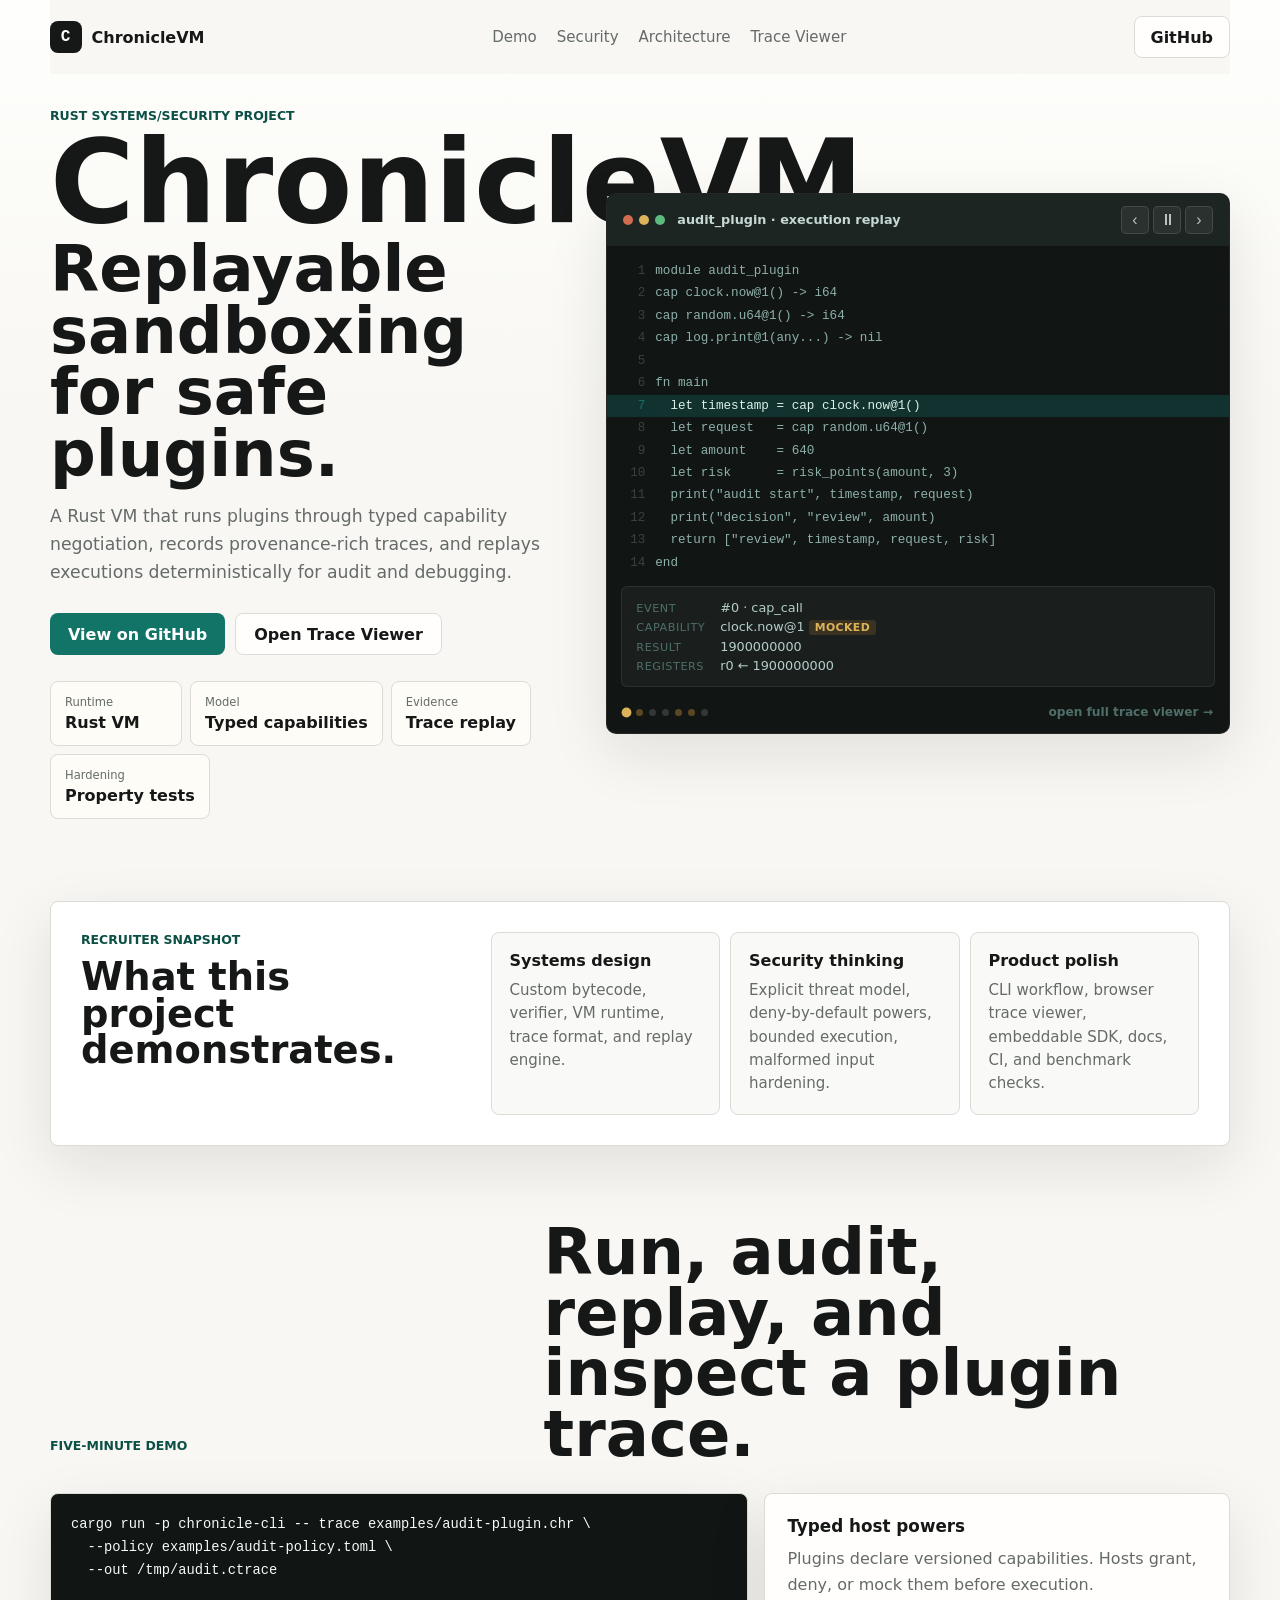
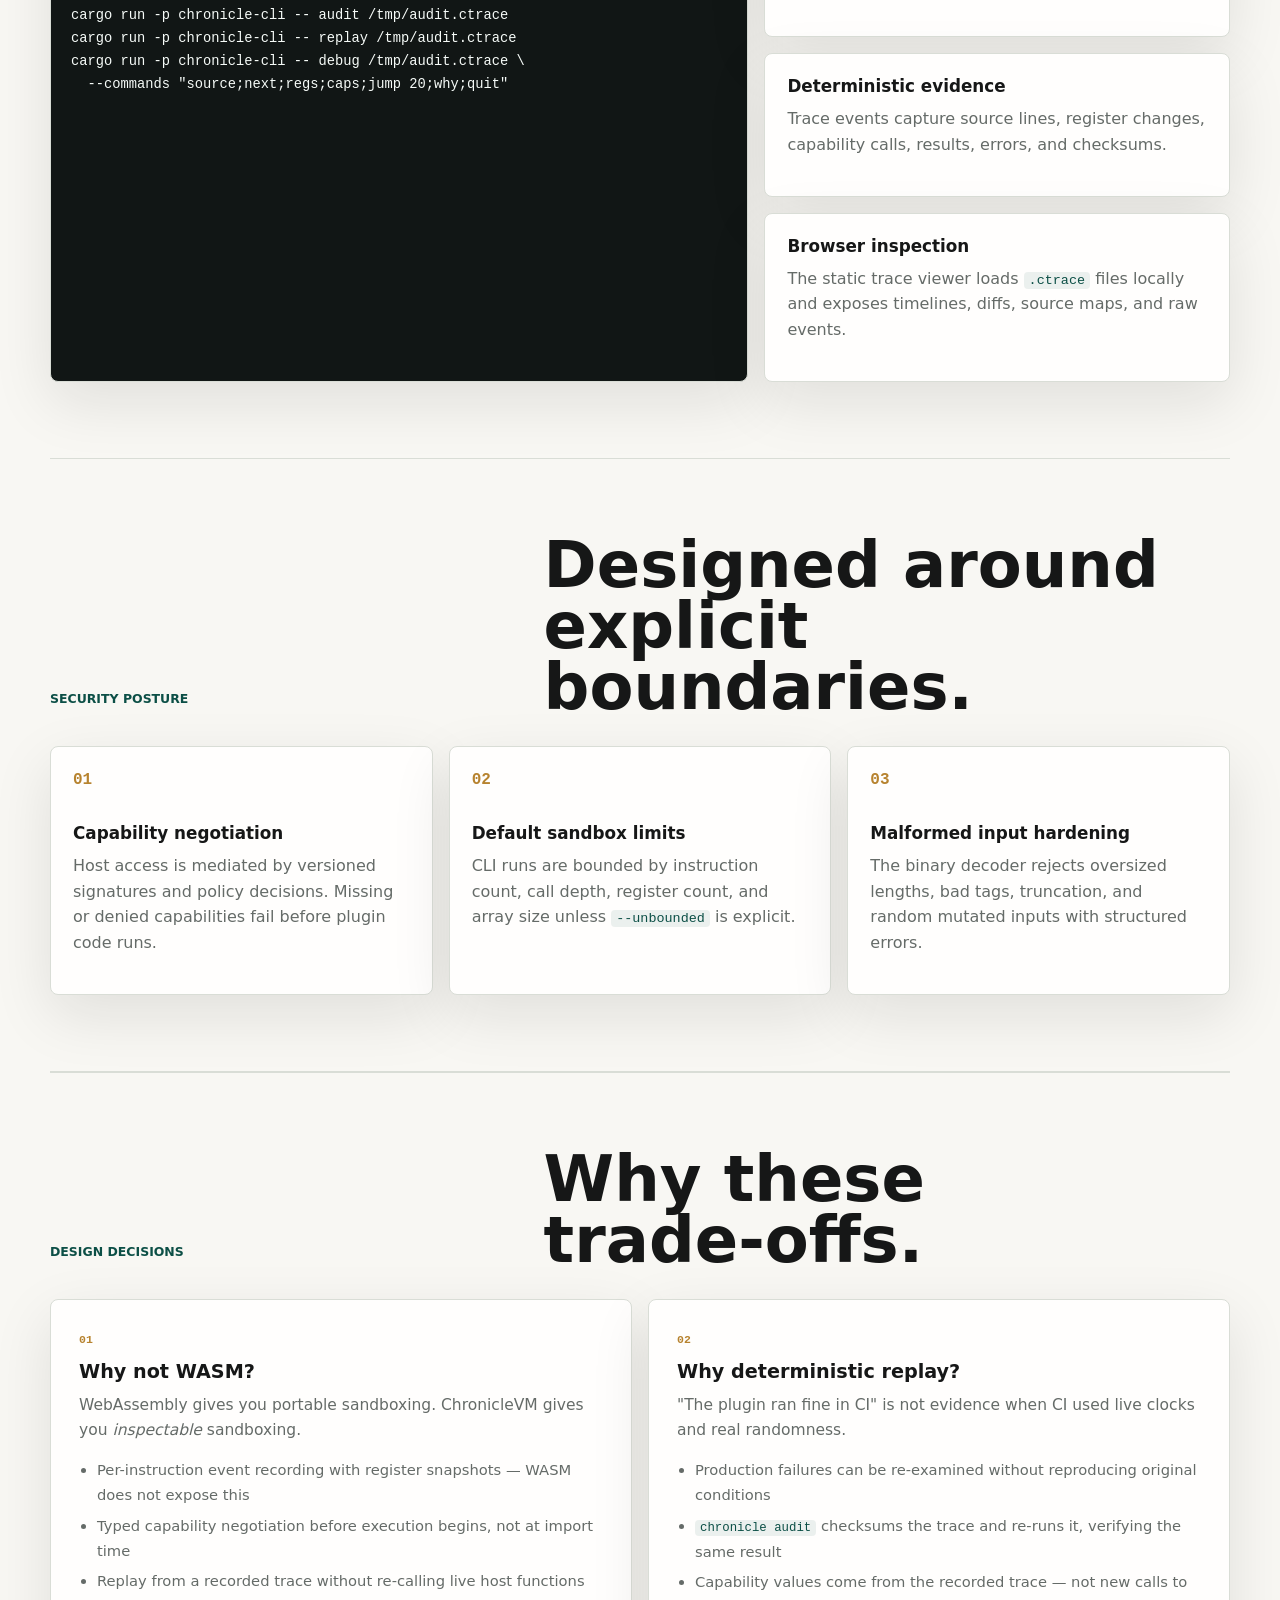
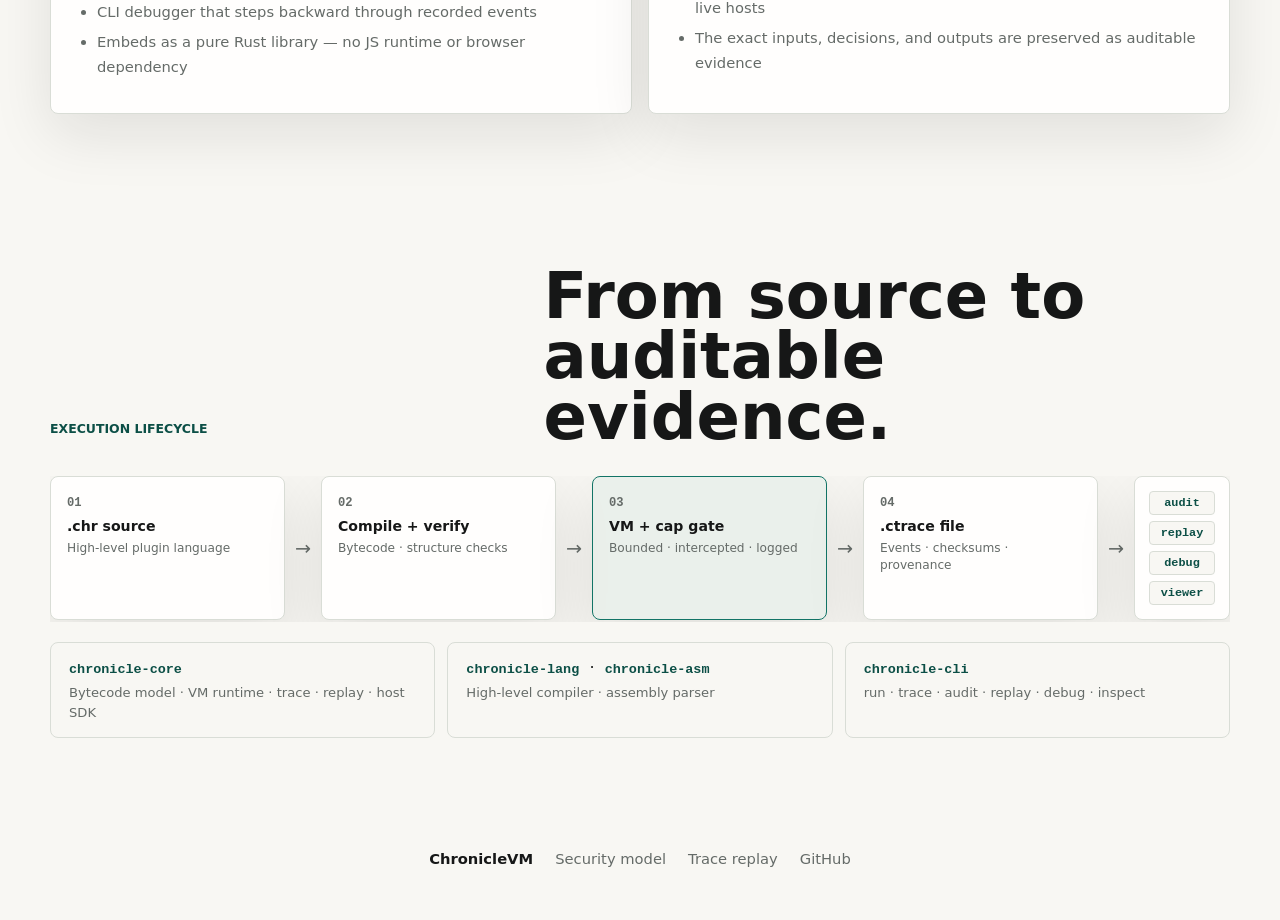
<file: docs/index.html>
<!doctype html>
<html lang="en">
  <head>
    <meta charset="utf-8" />
    <meta name="viewport" content="width=device-width, initial-scale=1" />
    <meta
      name="description"
      content="ChronicleVM is a Rust replayable sandbox VM for safe plugins with typed capabilities, trace audit, and deterministic replay."
    />
    <title>ChronicleVM | Replayable Rust Sandbox VM</title>
    <link rel="stylesheet" href="./site.css" />
  </head>
  <body>
    <header class="site-header">
      <a class="brand" href="./" aria-label="ChronicleVM home">
        <span class="brand-mark">C</span>
        <span>ChronicleVM</span>
      </a>
      <nav aria-label="Primary navigation">
        <a href="#demo">Demo</a>
        <a href="#security">Security</a>
        <a href="#architecture">Architecture</a>
        <a href="./trace-viewer/">Trace Viewer</a>
      </nav>
      <a class="header-action" href="https://github.com/didikana/ChronicleVM">GitHub</a>
    </header>

    <main>
      <section class="hero">
        <div class="hero-copy">
          <p class="eyebrow">Rust systems/security project</p>
          <h1>ChronicleVM</h1>
          <p class="hero-title">Replayable sandboxing for safe plugins.</p>
          <p class="lede">
            A Rust VM that runs plugins through typed capability negotiation,
            records provenance-rich traces, and replays executions
            deterministically for audit and debugging.
          </p>
          <div class="hero-actions">
            <a class="button primary" href="https://github.com/didikana/ChronicleVM">View on GitHub</a>
            <a class="button secondary" href="./trace-viewer/">Open Trace Viewer</a>
          </div>
          <dl class="proof-strip" aria-label="Project highlights">
            <div>
              <dt>Runtime</dt>
              <dd>Rust VM</dd>
            </div>
            <div>
              <dt>Model</dt>
              <dd>Typed capabilities</dd>
            </div>
            <div>
              <dt>Evidence</dt>
              <dd>Trace replay</dd>
            </div>
            <div>
              <dt>Hardening</dt>
              <dd>Property tests</dd>
            </div>
          </dl>
        </div>

        <div class="hero-panel" aria-label="Step-through execution replay">
          <div class="replay-widget">
            <div class="replay-bar">
              <span class="tl"><b></b><b></b><b></b></span>
              <span class="replay-module">audit_plugin &middot; execution replay</span>
              <div class="replay-nav">
                <button type="button" id="rBack" aria-label="Previous step">&#8249;</button>
                <button type="button" id="rPlay" aria-label="Play or pause">&#9208;</button>
                <button type="button" id="rFwd" aria-label="Next step">&#8250;</button>
              </div>
            </div>
            <ol class="replay-source" id="rSource"></ol>
            <div class="replay-event-box" id="rEvent"></div>
            <div class="replay-footer">
              <div class="replay-dots" id="rDots"></div>
              <a href="./trace-viewer/" class="replay-open">open full trace viewer &#8594;</a>
            </div>
          </div>
        </div>
      </section>

      <section class="recruiter-panel" aria-label="Recruiter summary">
        <div>
          <p class="eyebrow">Recruiter snapshot</p>
          <h2>What this project demonstrates.</h2>
        </div>
        <div class="recruiter-grid">
          <article>
            <strong>Systems design</strong>
            <span>Custom bytecode, verifier, VM runtime, trace format, and replay engine.</span>
          </article>
          <article>
            <strong>Security thinking</strong>
            <span>Explicit threat model, deny-by-default powers, bounded execution, malformed input hardening.</span>
          </article>
          <article>
            <strong>Product polish</strong>
            <span>CLI workflow, browser trace viewer, embeddable SDK, docs, CI, and benchmark checks.</span>
          </article>
        </div>
      </section>

      <section id="demo" class="section">
        <div class="section-heading">
          <p class="eyebrow">Five-minute demo</p>
          <h2>Run, audit, replay, and inspect a plugin trace.</h2>
        </div>
        <div class="demo-grid">
          <div class="code-block">
            <pre><code>cargo run -p chronicle-cli -- trace examples/audit-plugin.chr \
  --policy examples/audit-policy.toml \
  --out /tmp/audit.ctrace

cargo run -p chronicle-cli -- audit /tmp/audit.ctrace
cargo run -p chronicle-cli -- replay /tmp/audit.ctrace
cargo run -p chronicle-cli -- debug /tmp/audit.ctrace \
  --commands "source;next;regs;caps;jump 20;why;quit"</code></pre>
          </div>
          <div class="demo-notes">
            <article>
              <h3>Typed host powers</h3>
              <p>Plugins declare versioned capabilities. Hosts grant, deny, or mock them before execution.</p>
            </article>
            <article>
              <h3>Deterministic evidence</h3>
              <p>Trace events capture source lines, register changes, capability calls, results, errors, and checksums.</p>
            </article>
            <article>
              <h3>Browser inspection</h3>
              <p>The static trace viewer loads <code>.ctrace</code> files locally and exposes timelines, diffs, source maps, and raw events.</p>
            </article>
          </div>
        </div>
      </section>

      <section id="security" class="section feature-band">
        <div class="section-heading">
          <p class="eyebrow">Security posture</p>
          <h2>Designed around explicit boundaries.</h2>
        </div>
        <div class="feature-grid">
          <article>
            <span>01</span>
            <h3>Capability negotiation</h3>
            <p>Host access is mediated by versioned signatures and policy decisions. Missing or denied capabilities fail before plugin code runs.</p>
          </article>
          <article>
            <span>02</span>
            <h3>Default sandbox limits</h3>
            <p>CLI runs are bounded by instruction count, call depth, register count, and array size unless <code>--unbounded</code> is explicit.</p>
          </article>
          <article>
            <span>03</span>
            <h3>Malformed input hardening</h3>
            <p>The binary decoder rejects oversized lengths, bad tags, truncation, and random mutated inputs with structured errors.</p>
          </article>
        </div>
      </section>

      <section class="section why-section">
        <div class="section-heading">
          <p class="eyebrow">Design decisions</p>
          <h2>Why these trade-offs.</h2>
        </div>
        <div class="why-grid">
          <div class="why-card">
            <span class="why-num">01</span>
            <h3>Why not WASM?</h3>
            <p>WebAssembly gives you portable sandboxing. ChronicleVM gives you <em>inspectable</em> sandboxing.</p>
            <ul>
              <li>Per-instruction event recording with register snapshots &mdash; WASM does not expose this</li>
              <li>Typed capability negotiation before execution begins, not at import time</li>
              <li>Replay from a recorded trace without re-calling live host functions</li>
              <li>CLI debugger that steps backward through recorded events</li>
              <li>Embeds as a pure Rust library &mdash; no JS runtime or browser dependency</li>
            </ul>
          </div>
          <div class="why-card">
            <span class="why-num">02</span>
            <h3>Why deterministic replay?</h3>
            <p>"The plugin ran fine in CI" is not evidence when CI used live clocks and real randomness.</p>
            <ul>
              <li>Production failures can be re-examined without reproducing original conditions</li>
              <li><code>chronicle audit</code> checksums the trace and re-runs it, verifying the same result</li>
              <li>Capability values come from the recorded trace &mdash; not new calls to live hosts</li>
              <li>The exact inputs, decisions, and outputs are preserved as auditable evidence</li>
            </ul>
          </div>
        </div>
      </section>

      <section id="architecture" class="section">
        <div class="section-heading">
          <p class="eyebrow">Execution lifecycle</p>
          <h2>From source to auditable evidence.</h2>
        </div>
        <div class="pipeline">
          <div class="pl-node">
            <span class="pl-step">01</span>
            <strong>.chr source</strong>
            <span>High-level plugin language</span>
          </div>
          <span class="pl-arr" aria-hidden="true">&rarr;</span>
          <div class="pl-node">
            <span class="pl-step">02</span>
            <strong>Compile + verify</strong>
            <span>Bytecode &middot; structure checks</span>
          </div>
          <span class="pl-arr" aria-hidden="true">&rarr;</span>
          <div class="pl-node pl-node--key">
            <span class="pl-step">03</span>
            <strong>VM + cap gate</strong>
            <span>Bounded &middot; intercepted &middot; logged</span>
          </div>
          <span class="pl-arr" aria-hidden="true">&rarr;</span>
          <div class="pl-node">
            <span class="pl-step">04</span>
            <strong>.ctrace file</strong>
            <span>Events &middot; checksums &middot; provenance</span>
          </div>
          <span class="pl-arr" aria-hidden="true">&rarr;</span>
          <div class="pl-tools">
            <span>audit</span>
            <span>replay</span>
            <span>debug</span>
            <span>viewer</span>
          </div>
        </div>
        <div class="crate-row">
          <div class="crate-card">
            <code>chronicle-core</code>
            <span>Bytecode model &middot; VM runtime &middot; trace &middot; replay &middot; host SDK</span>
          </div>
          <div class="crate-card">
            <code>chronicle-lang</code> &nbsp;&middot;&nbsp; <code>chronicle-asm</code>
            <span>High-level compiler &middot; assembly parser</span>
          </div>
          <div class="crate-card">
            <code>chronicle-cli</code>
            <span>run &middot; trace &middot; audit &middot; replay &middot; debug &middot; inspect</span>
          </div>
        </div>
      </section>
    </main>

    <footer class="site-footer">
      <span>ChronicleVM</span>
      <a href="https://github.com/didikana/ChronicleVM/blob/main/docs/security.md">Security model</a>
      <a href="https://github.com/didikana/ChronicleVM/blob/main/docs/trace-replay.md">Trace replay</a>
      <a href="https://github.com/didikana/ChronicleVM">GitHub</a>
    </footer>
  <script>
    (function () {
      var SRC = [
        "module audit_plugin",
        "cap clock.now@1() -> i64",
        "cap random.u64@1() -> i64",
        "cap log.print@1(any...) -> nil",
        "",
        "fn main",
        "  let timestamp = cap clock.now@1()",
        "  let request   = cap random.u64@1()",
        "  let amount    = 640",
        "  let risk      = risk_points(amount, 3)",
        "  print(\"audit start\", timestamp, request)",
        "  print(\"decision\", \"review\", amount)",
        "  return [\"review\", timestamp, request, risk]",
        "end",
      ];

      var STEPS = [
        { line: 6, opcode: "cap_call", cap: { id: "clock.now@1", decision: "mocked", result: "1900000000" }, change: "r0 ← 1900000000" },
        { line: 7, opcode: "cap_call", cap: { id: "random.u64@1", decision: "mocked", result: "424242" }, change: "r1 ← 424242" },
        { line: 8, opcode: "load_const", cap: null, change: "r2 ← 640" },
        { line: 9, opcode: "call risk_points", cap: null, change: "r3 ← 5" },
        { line: 10, opcode: "cap_call", cap: { id: "log.print@1", decision: "granted", result: "nil" }, change: "" },
        { line: 11, opcode: "cap_call", cap: { id: "log.print@1", decision: "granted", result: "nil" }, change: "" },
        { line: 12, opcode: "ret", cap: null, change: "[\"review\", 1900000000, 424242, 5]" },
      ];

      var step = 0;
      var playing = true;
      var timer = null;

      var rSource = document.getElementById("rSource");
      var rEvent  = document.getElementById("rEvent");
      var rDots   = document.getElementById("rDots");
      var rPlay   = document.getElementById("rPlay");
      var rBack   = document.getElementById("rBack");
      var rFwd    = document.getElementById("rFwd");

      if (!rSource || !rEvent || !rDots || !rPlay || !rBack || !rFwd) return;

      function esc(s) {
        return String(s).replace(/&/g,"&amp;").replace(/</g,"&lt;").replace(/>/g,"&gt;").replace(/"/g,"&quot;");
      }

      function render() {
        var s = STEPS[step];

        var sourceHtml = "";
        for (var i = 0; i < SRC.length; i++) {
          var cls = i === s.line ? " class=\"active\"" : "";
          sourceHtml += "<li" + cls + "><span class=\"ln\">" + (i + 1) + "</span><span class=\"lc\">" + esc(SRC[i]) + "</span></li>";
        }
        rSource.innerHTML = sourceHtml;

        var eventHtml = "<div class=\"re-row\"><span>event</span><strong>#" + step + " · " + esc(s.opcode) + "</strong></div>";
        if (s.cap) {
          var dc = s.cap.decision === "mocked" ? "dec-mock" : s.cap.decision === "granted" ? "dec-grant" : "dec-deny";
          eventHtml += "<div class=\"re-row\"><span>capability</span><strong>" + esc(s.cap.id) + " <span class=\"dec-badge " + dc + "\">" + esc(s.cap.decision) + "</span></strong></div>";
          eventHtml += "<div class=\"re-row\"><span>result</span><strong>" + esc(s.cap.result) + "</strong></div>";
        }
        if (s.change) {
          eventHtml += "<div class=\"re-row\"><span>registers</span><strong>" + esc(s.change) + "</strong></div>";
        }
        if (s.opcode === "ret") {
          eventHtml += "<div class=\"re-row\"><span>checksum</span><strong class=\"dec-grant\">✓ verified</strong></div>";
        }
        rEvent.innerHTML = eventHtml;

        var dotsHtml = "";
        for (var j = 0; j < STEPS.length; j++) {
          var c = "rdot" + (j === step ? " active" : "") + (STEPS[j].cap ? " has-cap" : "");
          dotsHtml += "<span class=\"" + c + "\"></span>";
        }
        rDots.innerHTML = dotsHtml;

        rPlay.innerHTML = playing ? "&#9208;" : "&#9654;";
      }

      function advance() { step = (step + 1) % STEPS.length; render(); }

      function startTimer() { clearInterval(timer); timer = setInterval(advance, 1900); }
      function stopTimer()  { clearInterval(timer); timer = null; }

      rPlay.addEventListener("click", function () {
        playing = !playing;
        playing ? startTimer() : stopTimer();
        rPlay.innerHTML = playing ? "&#9208;" : "&#9654;";
      });
      rBack.addEventListener("click", function () {
        playing = false; stopTimer(); rPlay.innerHTML = "&#9654;";
        step = (step - 1 + STEPS.length) % STEPS.length; render();
      });
      rFwd.addEventListener("click", function () {
        playing = false; stopTimer(); rPlay.innerHTML = "&#9654;";
        step = (step + 1) % STEPS.length; render();
      });

      document.addEventListener("visibilitychange", function () {
        if (document.hidden) { stopTimer(); } else if (playing) { startTimer(); }
      });

      render();
      startTimer();
    }());
  </script>
  </body>
</html>
</file>
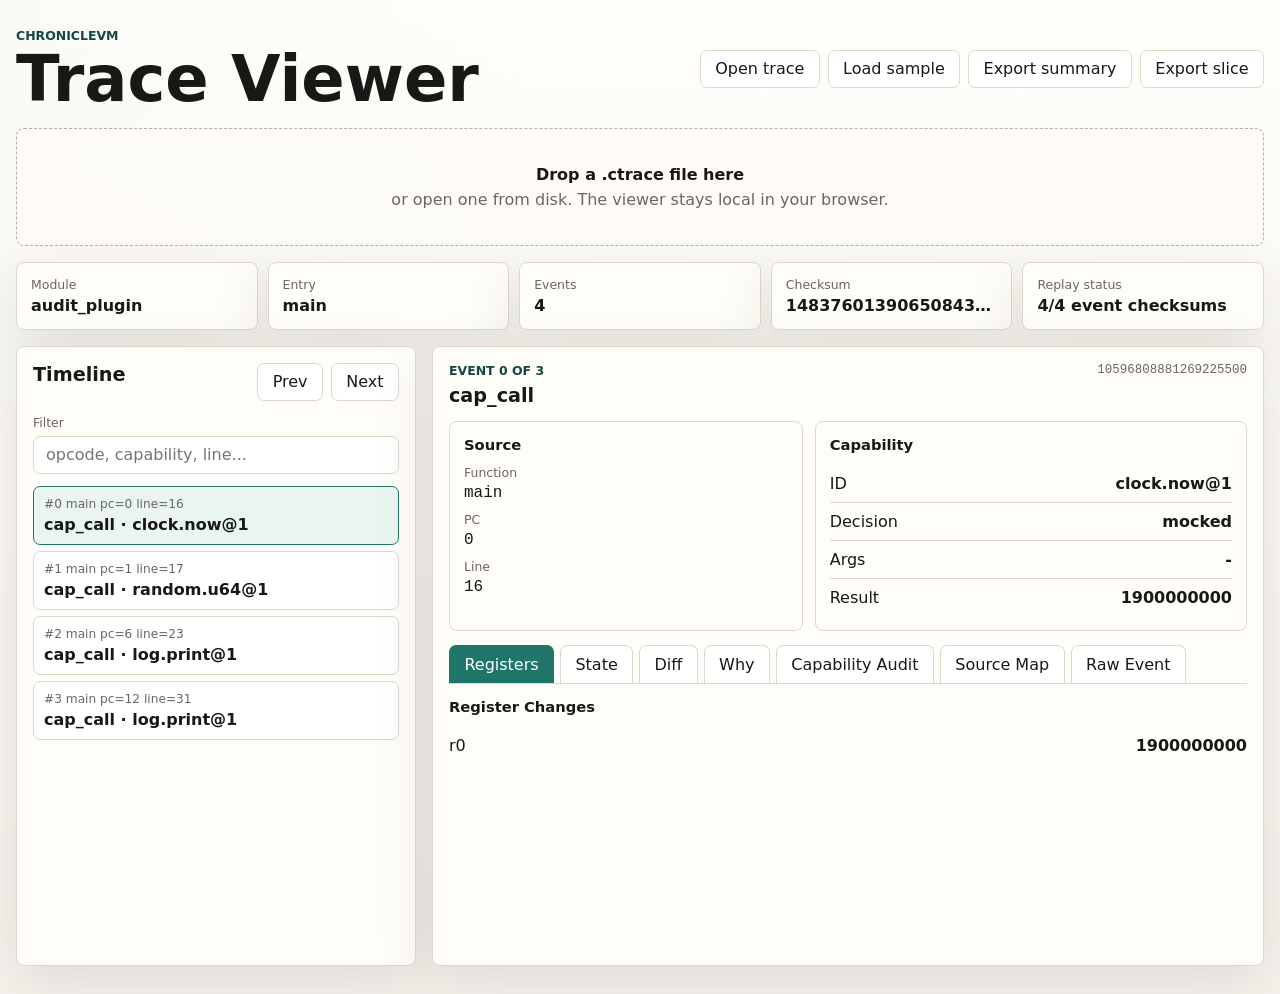
<file: docs/trace-viewer/index.html>
<!doctype html>
<html lang="en">
  <head>
    <meta charset="utf-8" />
    <meta name="viewport" content="width=device-width, initial-scale=1" />
    <title>Chronicle Trace Viewer</title>
    <link rel="stylesheet" href="./styles.css" />
  </head>
  <body>
    <main class="shell">
      <header class="topbar">
        <div>
          <p class="eyebrow"><a href="../">ChronicleVM</a></p>
          <h1>Trace Viewer</h1>
        </div>
        <div class="actions">
          <label class="file-button">
            <input id="fileInput" type="file" accept=".ctrace,application/json" />
            Open trace
          </label>
          <button id="loadSample" type="button">Load sample</button>
          <button id="exportSummary" type="button">Export summary</button>
          <button id="exportSlice" type="button">Export slice</button>
        </div>
      </header>

      <section id="dropzone" class="dropzone" aria-label="Trace file drop zone">
        <div>
          <strong>Drop a .ctrace file here</strong>
          <span>or open one from disk. The viewer stays local in your browser.</span>
        </div>
      </section>

      <section class="summary-grid" aria-label="Trace summary">
        <article>
          <span>Module</span>
          <strong id="moduleName">-</strong>
        </article>
        <article>
          <span>Entry</span>
          <strong id="entryName">-</strong>
        </article>
        <article>
          <span>Events</span>
          <strong id="eventCount">0</strong>
        </article>
        <article>
          <span>Checksum</span>
          <strong id="traceChecksum">-</strong>
        </article>
        <article>
          <span>Replay status</span>
          <strong id="checksumStatus">-</strong>
        </article>
      </section>

      <section class="workspace">
        <aside class="timeline-panel" aria-label="Trace timeline">
          <div class="panel-heading">
            <h2>Timeline</h2>
            <div class="step-controls">
              <button id="prevEvent" type="button" aria-label="Previous event">Prev</button>
              <button id="nextEvent" type="button" aria-label="Next event">Next</button>
            </div>
          </div>
          <label class="search">
            <span>Filter</span>
            <input id="filterInput" type="search" placeholder="opcode, capability, line..." />
          </label>
          <ol id="timeline" class="timeline"></ol>
        </aside>

        <section class="detail-panel" aria-label="Selected event details">
          <div class="event-title">
            <div>
              <p id="eventPosition" class="eyebrow">No event selected</p>
              <h2 id="eventOpcode">Open a trace</h2>
            </div>
            <span id="eventChecksum" class="checksum">-</span>
          </div>

          <div class="detail-grid">
            <article class="source-card">
              <h3>Source</h3>
              <dl>
                <div><dt>Function</dt><dd id="eventFunction">-</dd></div>
                <div><dt>PC</dt><dd id="eventPc">-</dd></div>
                <div><dt>Line</dt><dd id="eventLine">-</dd></div>
              </dl>
            </article>

            <article class="cap-card">
              <h3>Capability</h3>
              <div id="capabilityDetail" class="empty-state">No capability call on this event.</div>
            </article>
          </div>

          <div class="tabs" role="tablist" aria-label="Detail views">
            <button class="tab active" data-tab="registers" type="button">Registers</button>
            <button class="tab" data-tab="state" type="button">State</button>
            <button class="tab" data-tab="diff" type="button">Diff</button>
            <button class="tab" data-tab="why" type="button">Why</button>
            <button class="tab" data-tab="audit" type="button">Capability Audit</button>
            <button class="tab" data-tab="source" type="button">Source Map</button>
            <button class="tab" data-tab="raw" type="button">Raw Event</button>
          </div>

          <section id="registersTab" class="tab-panel active">
            <h3>Register Changes</h3>
            <div id="registerChanges" class="kv-list"></div>
          </section>

          <section id="stateTab" class="tab-panel">
            <h3>Register State At Event</h3>
            <div id="registerState" class="kv-list"></div>
          </section>

          <section id="diffTab" class="tab-panel">
            <h3>Diff From Previous Event</h3>
            <div id="eventDiff" class="kv-list"></div>
          </section>

          <section id="whyTab" class="tab-panel">
            <h3>Why This Event?</h3>
            <div id="whyEvent" class="why-panel"></div>
          </section>

          <section id="auditTab" class="tab-panel">
            <h3>Capability Calls</h3>
            <div id="capabilityAudit" class="audit-list"></div>
          </section>

          <section id="sourceTab" class="tab-panel">
            <h3>Source-Correlated Execution</h3>
            <div id="sourceMap" class="source-map"></div>
          </section>

          <section id="rawTab" class="tab-panel">
            <h3>Raw Event</h3>
            <pre id="rawEvent">{}</pre>
          </section>
        </section>
      </section>
    </main>

    <script src="./app.js?v=2"></script>
  </body>
</html>
</file>
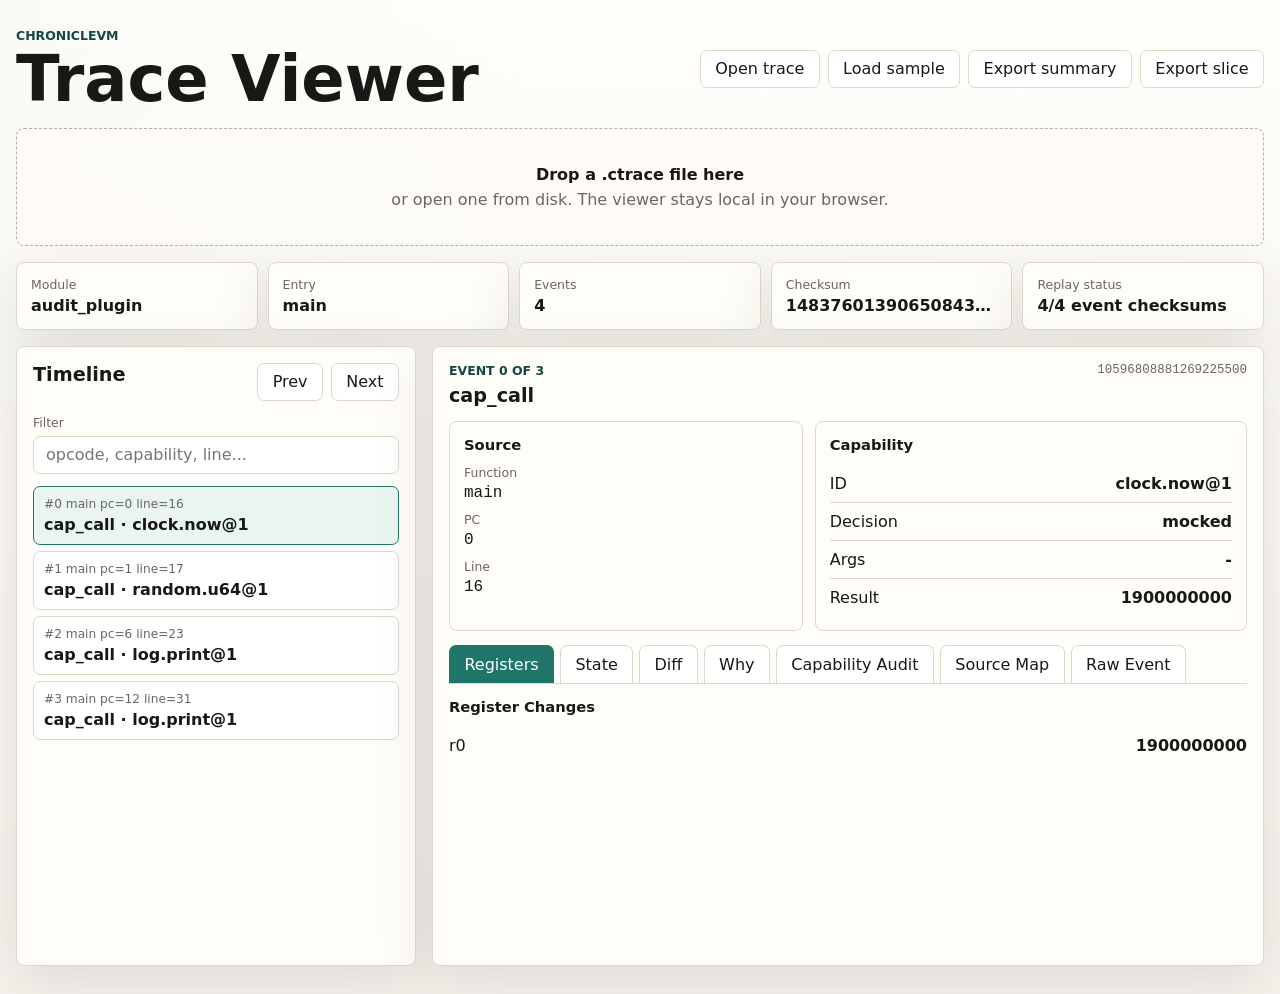
<file: tools/trace-viewer/index.html>
<!doctype html>
<html lang="en">
  <head>
    <meta charset="utf-8" />
    <meta name="viewport" content="width=device-width, initial-scale=1" />
    <title>Chronicle Trace Viewer</title>
    <link rel="stylesheet" href="./styles.css" />
  </head>
  <body>
    <main class="shell">
      <header class="topbar">
        <div>
          <p class="eyebrow">ChronicleVM</p>
          <h1>Trace Viewer</h1>
        </div>
        <div class="actions">
          <label class="file-button">
            <input id="fileInput" type="file" accept=".ctrace,application/json" />
            Open trace
          </label>
          <button id="loadSample" type="button">Load sample</button>
          <button id="exportSummary" type="button">Export summary</button>
          <button id="exportSlice" type="button">Export slice</button>
        </div>
      </header>

      <section id="dropzone" class="dropzone" aria-label="Trace file drop zone">
        <div>
          <strong>Drop a .ctrace file here</strong>
          <span>or open one from disk. The viewer stays local in your browser.</span>
        </div>
      </section>

      <section class="summary-grid" aria-label="Trace summary">
        <article>
          <span>Module</span>
          <strong id="moduleName">-</strong>
        </article>
        <article>
          <span>Entry</span>
          <strong id="entryName">-</strong>
        </article>
        <article>
          <span>Events</span>
          <strong id="eventCount">0</strong>
        </article>
        <article>
          <span>Checksum</span>
          <strong id="traceChecksum">-</strong>
        </article>
        <article>
          <span>Replay status</span>
          <strong id="checksumStatus">-</strong>
        </article>
      </section>

      <section class="workspace">
        <aside class="timeline-panel" aria-label="Trace timeline">
          <div class="panel-heading">
            <h2>Timeline</h2>
            <div class="step-controls">
              <button id="prevEvent" type="button" aria-label="Previous event">Prev</button>
              <button id="nextEvent" type="button" aria-label="Next event">Next</button>
            </div>
          </div>
          <label class="search">
            <span>Filter</span>
            <input id="filterInput" type="search" placeholder="opcode, capability, line..." />
          </label>
          <ol id="timeline" class="timeline"></ol>
        </aside>

        <section class="detail-panel" aria-label="Selected event details">
          <div class="event-title">
            <div>
              <p id="eventPosition" class="eyebrow">No event selected</p>
              <h2 id="eventOpcode">Open a trace</h2>
            </div>
            <span id="eventChecksum" class="checksum">-</span>
          </div>

          <div class="detail-grid">
            <article class="source-card">
              <h3>Source</h3>
              <dl>
                <div><dt>Function</dt><dd id="eventFunction">-</dd></div>
                <div><dt>PC</dt><dd id="eventPc">-</dd></div>
                <div><dt>Line</dt><dd id="eventLine">-</dd></div>
              </dl>
            </article>

            <article class="cap-card">
              <h3>Capability</h3>
              <div id="capabilityDetail" class="empty-state">No capability call on this event.</div>
            </article>
          </div>

          <div class="tabs" role="tablist" aria-label="Detail views">
            <button class="tab active" data-tab="registers" type="button">Registers</button>
            <button class="tab" data-tab="state" type="button">State</button>
            <button class="tab" data-tab="diff" type="button">Diff</button>
            <button class="tab" data-tab="why" type="button">Why</button>
            <button class="tab" data-tab="audit" type="button">Capability Audit</button>
            <button class="tab" data-tab="source" type="button">Source Map</button>
            <button class="tab" data-tab="raw" type="button">Raw Event</button>
          </div>

          <section id="registersTab" class="tab-panel active">
            <h3>Register Changes</h3>
            <div id="registerChanges" class="kv-list"></div>
          </section>

          <section id="stateTab" class="tab-panel">
            <h3>Register State At Event</h3>
            <div id="registerState" class="kv-list"></div>
          </section>

          <section id="diffTab" class="tab-panel">
            <h3>Diff From Previous Event</h3>
            <div id="eventDiff" class="kv-list"></div>
          </section>

          <section id="whyTab" class="tab-panel">
            <h3>Why This Event?</h3>
            <div id="whyEvent" class="why-panel"></div>
          </section>

          <section id="auditTab" class="tab-panel">
            <h3>Capability Calls</h3>
            <div id="capabilityAudit" class="audit-list"></div>
          </section>

          <section id="sourceTab" class="tab-panel">
            <h3>Source-Correlated Execution</h3>
            <div id="sourceMap" class="source-map"></div>
          </section>

          <section id="rawTab" class="tab-panel">
            <h3>Raw Event</h3>
            <pre id="rawEvent">{}</pre>
          </section>
        </section>
      </section>
    </main>

    <script src="./app.js?v=2"></script>
  </body>
</html>
</file>
<file: docs/site.css>
:root {
  color-scheme: light;
  --bg: #f8f7f3;
  --panel: #fffefd;
  --ink: #161717;
  --muted: #656b68;
  --line: #d9ddd6;
  --accent: #127466;
  --accent-dark: #0c4f46;
  --gold: #b7832f;
  --code: #111615;
  --code-soft: #1d2523;
  --shadow: 0 20px 60px rgba(22, 23, 23, 0.1);
  font-family:
    Inter, ui-sans-serif, system-ui, -apple-system, BlinkMacSystemFont, "Segoe UI", sans-serif;
}

* {
  box-sizing: border-box;
}

html {
  scroll-behavior: smooth;
}

body {
  margin: 0;
  background:
    linear-gradient(180deg, rgba(255, 255, 253, 0.9), rgba(248, 247, 243, 1) 420px),
    var(--bg);
  color: var(--ink);
}

a {
  color: inherit;
  text-decoration: none;
}

pre,
code {
  font-family: ui-monospace, SFMono-Regular, Menlo, Monaco, Consolas, monospace;
}

.site-header {
  position: sticky;
  top: 0;
  z-index: 10;
  display: grid;
  grid-template-columns: auto 1fr auto;
  gap: 20px;
  align-items: center;
  width: min(1180px, calc(100vw - 32px));
  margin: 0 auto;
  padding: 16px 0;
  background: rgba(248, 247, 243, 0.92);
  backdrop-filter: blur(18px);
}

.brand,
.site-header nav,
.hero-actions,
.proof-strip,
.site-footer {
  display: flex;
  align-items: center;
}

.brand {
  gap: 10px;
  font-weight: 800;
}

.brand-mark {
  display: inline-grid;
  width: 32px;
  height: 32px;
  place-items: center;
  border-radius: 8px;
  background: var(--ink);
  color: #ffffff;
  font-family: ui-monospace, SFMono-Regular, Menlo, Monaco, Consolas, monospace;
}

.site-header nav {
  justify-content: center;
  gap: 20px;
  color: var(--muted);
  font-size: 0.94rem;
}

.site-header nav a:hover,
.site-footer a:hover {
  color: var(--accent-dark);
}

.header-action,
.button {
  display: inline-flex;
  align-items: center;
  justify-content: center;
  min-height: 42px;
  border-radius: 8px;
  font-weight: 700;
}

.header-action {
  border: 1px solid var(--line);
  padding: 0 16px;
  background: var(--panel);
}

.header-action:hover,
.button.secondary:hover {
  border-color: var(--accent);
}

.hero {
  display: grid;
  grid-template-columns: minmax(0, 0.9fr) minmax(430px, 1.1fr);
  gap: 46px;
  align-items: center;
  width: min(1180px, calc(100vw - 32px));
  min-height: 0;
  margin: 0 auto;
  padding: 34px 0 34px;
}

.eyebrow {
  margin: 0 0 12px;
  color: var(--accent-dark);
  font-size: 0.78rem;
  font-weight: 800;
  letter-spacing: 0;
  text-transform: uppercase;
}

h1,
h2,
h3,
p {
  margin-top: 0;
}

h1 {
  max-width: 11ch;
  margin-bottom: 10px;
  font-size: clamp(4rem, 9vw, 7.2rem);
  line-height: 0.82;
  letter-spacing: 0;
}

h2 {
  max-width: 14ch;
  margin-bottom: 0;
  font-size: clamp(2rem, 5vw, 4rem);
  line-height: 0.95;
  letter-spacing: 0;
}

.hero-title {
  max-width: 14ch;
  margin-bottom: 18px;
  color: var(--ink);
  font-size: clamp(2rem, 5vw, 4.25rem);
  font-weight: 800;
  line-height: 0.96;
}

h3 {
  margin-bottom: 10px;
  font-size: 1.05rem;
}

.lede {
  max-width: 620px;
  color: var(--muted);
  font-size: 1.08rem;
  line-height: 1.62;
}

.hero-actions {
  flex-wrap: wrap;
  gap: 10px;
  margin: 26px 0;
}

.button {
  padding: 0 18px;
}

.button.primary {
  background: var(--accent);
  color: #ffffff;
}

.button.secondary {
  border: 1px solid var(--line);
  background: var(--panel);
}

.proof-strip {
  flex-wrap: wrap;
  gap: 8px;
  margin: 0;
}

.proof-strip div {
  min-width: 132px;
  padding: 13px 14px;
  border: 1px solid var(--line);
  border-radius: 8px;
  background: rgba(255, 254, 250, 0.72);
}

.proof-strip dt {
  color: var(--muted);
  font-size: 0.72rem;
}

.proof-strip dd {
  margin: 4px 0 0;
  font-weight: 800;
}

.hero-panel {
  display: grid;
  gap: 14px;
}

.terminal,
.trace-card,
.code-block,
.demo-notes article,
.feature-grid article,
.architecture-grid article {
  border: 1px solid var(--line);
  border-radius: 8px;
  background: var(--panel);
  box-shadow: var(--shadow);
}

.terminal {
  overflow: hidden;
  background: var(--code);
  color: #f6fbf8;
}

.terminal-bar {
  display: flex;
  gap: 7px;
  align-items: center;
  padding: 14px 16px;
  background: var(--code-soft);
  color: #b8c3bf;
  font-size: 0.8rem;
}

.terminal-bar span {
  width: 10px;
  height: 10px;
  border-radius: 999px;
  background: #d06d4f;
}

.terminal-bar span:nth-child(2) {
  background: #ddb35a;
}

.terminal-bar span:nth-child(3) {
  background: #5dbb80;
}

.terminal-bar strong {
  margin-left: auto;
  font-weight: 700;
}

.terminal pre,
.code-block pre {
  margin: 0;
  overflow: auto;
  padding: 20px;
  font-size: 0.86rem;
  line-height: 1.66;
}

.trace-card {
  padding: 18px;
}

.trace-header {
  display: flex;
  justify-content: space-between;
  gap: 16px;
  margin-bottom: 14px;
  color: var(--muted);
  font-size: 0.84rem;
}

.trace-header strong {
  color: var(--accent-dark);
}

.trace-card ol {
  display: grid;
  gap: 8px;
  padding: 0;
  margin: 0;
  list-style: none;
}

.trace-card li {
  display: grid;
  grid-template-columns: 44px 1fr auto;
  gap: 12px;
  align-items: center;
  padding: 11px 12px;
  border: 1px solid var(--line);
  border-radius: 8px;
}

.trace-card span,
.trace-card em {
  color: var(--muted);
  font-size: 0.78rem;
  font-style: normal;
}

.section {
  width: min(1180px, calc(100vw - 32px));
  margin: 0 auto;
  padding: 76px 0;
}

.recruiter-panel {
  display: grid;
  grid-template-columns: minmax(260px, 0.7fr) minmax(0, 1.3fr);
  gap: 28px;
  align-items: stretch;
  width: min(1180px, calc(100vw - 32px));
  margin: 48px auto 0;
  padding: 30px;
  border: 1px solid var(--line);
  border-radius: 8px;
  background: #ffffff;
  box-shadow: var(--shadow);
}

.recruiter-panel h2 {
  font-size: clamp(1.8rem, 3vw, 3rem);
}

.recruiter-grid {
  display: grid;
  grid-template-columns: repeat(3, minmax(0, 1fr));
  gap: 10px;
}

.recruiter-grid article {
  padding: 18px;
  border: 1px solid var(--line);
  border-radius: 8px;
  background: #f9faf7;
}

.recruiter-grid strong,
.recruiter-grid span {
  display: block;
}

.recruiter-grid span {
  margin-top: 9px;
  color: var(--muted);
  font-size: 0.94rem;
  line-height: 1.55;
}

.section-heading {
  display: grid;
  grid-template-columns: minmax(260px, 0.8fr) minmax(0, 1.2fr);
  gap: 36px;
  align-items: end;
  margin-bottom: 28px;
}

.demo-grid,
.feature-grid,
.architecture-grid {
  display: grid;
  gap: 16px;
}

.demo-grid {
  grid-template-columns: minmax(0, 1.2fr) minmax(340px, 0.8fr);
}

.code-block {
  background: var(--code);
  color: #f6fbf8;
}

.demo-notes {
  display: grid;
  gap: 16px;
}

.demo-notes article,
.feature-grid article,
.architecture-grid article {
  padding: 22px;
}

.demo-notes p,
.feature-grid p,
.architecture-grid p {
  color: var(--muted);
  line-height: 1.62;
}

.feature-grid p code,
.demo-notes p code {
  padding: 1px 5px;
  border-radius: 4px;
  background: rgba(12, 79, 70, 0.08);
  font-size: 0.84em;
  color: var(--accent-dark);
}

.feature-band {
  border-top: 1px solid var(--line);
  border-bottom: 1px solid var(--line);
}

.feature-grid,
.architecture-grid {
  grid-template-columns: repeat(3, minmax(0, 1fr));
}

.feature-grid span {
  display: inline-block;
  margin-bottom: 34px;
  color: var(--gold);
  font-family: ui-monospace, SFMono-Regular, Menlo, Monaco, Consolas, monospace;
  font-weight: 800;
}

.site-footer {
  justify-content: center;
  gap: 22px;
  padding: 36px 16px 54px;
  color: var(--muted);
  font-size: 0.92rem;
}

.site-footer span {
  color: var(--ink);
  font-weight: 800;
}

/* ── replay widget ─────────────────────────────────────────────── */

.replay-widget {
  display: flex;
  flex-direction: column;
  border: 1px solid rgba(255, 255, 255, 0.08);
  border-radius: 10px;
  background: var(--code);
  color: #f6fbf8;
  overflow: hidden;
  box-shadow: var(--shadow);
}

.replay-bar {
  display: flex;
  align-items: center;
  gap: 10px;
  padding: 12px 16px;
  background: var(--code-soft);
  color: #b8c3bf;
  font-size: 0.8rem;
  flex-shrink: 0;
}

.tl {
  display: flex;
  gap: 6px;
}

.tl b {
  display: block;
  width: 10px;
  height: 10px;
  border-radius: 50%;
  background: #d06d4f;
}

.tl b:nth-child(2) { background: #ddb35a; }
.tl b:nth-child(3) { background: #5dbb80; }

.replay-module {
  flex: 1;
  margin-left: 2px;
  font-weight: 700;
  color: #c5d8d3;
}

.replay-nav {
  display: flex;
  gap: 4px;
}

.replay-nav button {
  width: 28px;
  height: 28px;
  border: 1px solid rgba(255, 255, 255, 0.12);
  border-radius: 5px;
  background: rgba(255, 255, 255, 0.06);
  color: #b8c3bf;
  font-size: 1rem;
  line-height: 1;
  cursor: pointer;
  transition: background 0.15s, color 0.15s;
}

.replay-nav button:hover {
  background: rgba(255, 255, 255, 0.14);
  color: #f6fbf8;
}

.replay-source {
  list-style: none;
  margin: 0;
  padding: 14px 0 6px;
  font-family: ui-monospace, SFMono-Regular, Menlo, Monaco, Consolas, monospace;
  font-size: 0.79rem;
  line-height: 1.62;
  flex-shrink: 0;
}

.replay-source li {
  display: grid;
  grid-template-columns: 32px 1fr;
  padding: 1px 16px;
  transition: background 0.3s;
}

.replay-source li.active {
  background: rgba(18, 116, 102, 0.3);
}

.replay-source .ln {
  color: rgba(255, 255, 255, 0.18);
  text-align: right;
  padding-right: 10px;
  user-select: none;
}

.replay-source li.active .ln {
  color: var(--accent);
}

.replay-source .lc {
  color: #8eb0aa;
  white-space: pre;
}

.replay-source li.active .lc {
  color: #ddf0ea;
}

.replay-event-box {
  margin: 6px 14px 10px;
  padding: 11px 14px;
  border: 1px solid rgba(255, 255, 255, 0.08);
  border-radius: 6px;
  background: rgba(255, 255, 255, 0.04);
  font-size: 0.8rem;
  flex-shrink: 0;
  min-height: 76px;
}

.re-row {
  display: grid;
  grid-template-columns: 76px 1fr;
  gap: 8px;
  padding: 2px 0;
  align-items: baseline;
}

.re-row > span {
  color: #4e6e68;
  font-size: 0.7rem;
  text-transform: uppercase;
  letter-spacing: 0.05em;
}

.re-row > strong {
  color: #b4ceca;
  font-weight: 500;
}

.dec-badge {
  display: inline-block;
  padding: 1px 6px;
  border-radius: 3px;
  font-size: 0.68rem;
  font-weight: 700;
  text-transform: uppercase;
  letter-spacing: 0.04em;
  vertical-align: middle;
}

.dec-mock  { background: rgba(183, 131, 47, 0.2);  color: #ddb35a; }
.dec-grant { background: rgba(18, 116, 102, 0.28); color: #5cc9ae; }
.dec-deny  { background: rgba(208, 109, 79, 0.2);  color: #e07060; }

.replay-footer {
  display: flex;
  align-items: center;
  justify-content: space-between;
  padding: 8px 16px 14px;
  flex-shrink: 0;
}

.replay-dots {
  display: flex;
  gap: 6px;
  align-items: center;
}

.rdot {
  width: 7px;
  height: 7px;
  border-radius: 50%;
  background: rgba(255, 255, 255, 0.14);
  transition: all 0.25s;
}

.rdot.active {
  background: var(--accent);
  transform: scale(1.4);
}

.rdot.has-cap:not(.active) {
  background: rgba(183, 131, 47, 0.45);
}

.rdot.active.has-cap {
  background: #ddb35a;
  transform: scale(1.4);
}

.replay-open {
  color: #4e6e68;
  font-size: 0.76rem;
  font-weight: 600;
  transition: color 0.15s;
}

.replay-open:hover {
  color: var(--accent);
}

/* ── why section ───────────────────────────────────────────────── */

.why-section {
  border-top: 1px solid var(--line);
}

.why-grid {
  display: grid;
  grid-template-columns: repeat(2, minmax(0, 1fr));
  gap: 16px;
}

.why-card {
  padding: 28px;
  border: 1px solid var(--line);
  border-radius: 8px;
  background: var(--panel);
  box-shadow: var(--shadow);
}

.why-card h3 {
  font-size: 1.2rem;
  margin-bottom: 10px;
}

.why-card > p {
  color: var(--muted);
  line-height: 1.62;
  margin-bottom: 14px;
  font-size: 0.97rem;
}

.why-card ul {
  margin: 0;
  padding-left: 18px;
  color: var(--muted);
  font-size: 0.92rem;
  line-height: 1.72;
}

.why-card li {
  margin-bottom: 5px;
}

.why-card code {
  padding: 1px 5px;
  border-radius: 4px;
  background: rgba(12, 79, 70, 0.08);
  font-size: 0.84em;
  color: var(--accent-dark);
}

.why-num {
  display: inline-block;
  margin-bottom: 14px;
  color: var(--gold);
  font-family: ui-monospace, SFMono-Regular, Menlo, Monaco, Consolas, monospace;
  font-size: 0.72rem;
  font-weight: 800;
}

/* ── pipeline / architecture ───────────────────────────────────── */

.pipeline {
  display: flex;
  align-items: stretch;
  overflow-x: auto;
  gap: 0;
  margin-bottom: 20px;
  padding-bottom: 2px;
}

.pl-node {
  display: flex;
  flex-direction: column;
  gap: 5px;
  flex: 1 1 130px;
  min-width: 130px;
  padding: 18px 16px;
  border: 1px solid var(--line);
  border-radius: 8px;
  background: var(--panel);
  box-shadow: var(--shadow);
}

.pl-node--key {
  border-color: var(--accent);
  background: rgba(18, 116, 102, 0.06);
}

.pl-step {
  color: var(--gold);
  font-family: ui-monospace, SFMono-Regular, Menlo, Monaco, Consolas, monospace;
  font-size: 0.7rem;
  font-weight: 800;
}

.pl-node strong {
  font-size: 0.88rem;
  line-height: 1.3;
}

.pl-node > span {
  color: var(--muted);
  font-size: 0.76rem;
  line-height: 1.4;
}

.pl-arr {
  display: flex;
  align-items: center;
  padding: 0 10px;
  color: var(--muted);
  font-size: 1.2rem;
  flex-shrink: 0;
}

.pl-tools {
  display: flex;
  flex-direction: column;
  justify-content: center;
  gap: 6px;
  min-width: 96px;
  padding: 14px 14px;
  border: 1px solid var(--line);
  border-radius: 8px;
  background: var(--panel);
  box-shadow: var(--shadow);
  flex-shrink: 0;
}

.pl-tools span {
  display: block;
  padding: 4px 8px;
  border: 1px solid var(--line);
  border-radius: 4px;
  background: var(--bg);
  color: var(--accent-dark);
  font-family: ui-monospace, SFMono-Regular, Menlo, Monaco, Consolas, monospace;
  font-size: 0.74rem;
  font-weight: 700;
  text-align: center;
}

.crate-row {
  display: grid;
  grid-template-columns: repeat(3, minmax(0, 1fr));
  gap: 12px;
}

.crate-card {
  padding: 15px 18px;
  border: 1px solid var(--line);
  border-radius: 8px;
  background: var(--bg);
}

.crate-card code {
  font-size: 0.84rem;
  font-weight: 700;
  color: var(--accent-dark);
}

.crate-card > span {
  display: block;
  margin-top: 6px;
  color: var(--muted);
  font-size: 0.82rem;
  line-height: 1.5;
}

/* ── responsive ────────────────────────────────────────────────── */

@media (max-width: 980px) {
  .site-header {
    grid-template-columns: 1fr auto;
  }

  .site-header nav {
    grid-column: 1 / -1;
    grid-row: 2;
    justify-content: flex-start;
    overflow-x: auto;
  }

  .header-action {
    grid-column: 2;
    grid-row: 1;
    justify-self: end;
  }

  .hero,
  .demo-grid,
  .section-heading,
  .recruiter-panel {
    grid-template-columns: 1fr;
  }

  .hero {
    min-height: 0;
    padding-top: 30px;
  }

  h1,
  h2 {
    max-width: 14ch;
  }

  h1 {
    font-size: clamp(3.6rem, 15vw, 6.8rem);
  }

  .hero-title {
    max-width: 16ch;
    font-size: clamp(2rem, 8vw, 3.8rem);
  }
}

@media (max-width: 720px) {
  .site-header,
  .hero,
  .section,
  .recruiter-panel {
    width: min(100vw - 22px, 1180px);
  }

  .hero {
    gap: 30px;
  }

  .feature-grid,
  .architecture-grid,
  .recruiter-grid,
  .why-grid,
  .crate-row {
    grid-template-columns: 1fr;
  }

  .recruiter-panel {
    padding: 20px;
  }

  .trace-card li {
    grid-template-columns: 1fr;
  }

  .terminal pre,
  .code-block pre {
    padding: 16px;
    font-size: 0.78rem;
  }

  .pipeline {
    flex-direction: column;
    overflow-x: visible;
  }

  .pl-arr {
    transform: rotate(90deg);
    padding: 2px 0;
    align-self: flex-start;
    margin-left: 20px;
  }
}
</file>
<file: docs/trace-viewer/styles.css>
:root {
  color-scheme: light;
  --bg: #f6f3ed;
  --panel: #fffdf8;
  --ink: #191816;
  --muted: #6b665e;
  --line: #ded8cc;
  --accent: #1f7668;
  --accent-strong: #12483f;
  --warn: #9d4d24;
  --code: #23211e;
  --shadow: 0 18px 60px rgba(42, 35, 24, 0.12);
  font-family:
    Inter, ui-sans-serif, system-ui, -apple-system, BlinkMacSystemFont, "Segoe UI", sans-serif;
}

* {
  box-sizing: border-box;
}

body {
  margin: 0;
  min-height: 100vh;
  background:
    linear-gradient(180deg, rgba(255, 253, 248, 0.82), rgba(246, 243, 237, 0.96)),
    radial-gradient(circle at top left, rgba(31, 118, 104, 0.12), transparent 34rem);
  color: var(--ink);
}

a {
  color: inherit;
  text-decoration: none;
}

button,
input {
  font: inherit;
}

button,
.file-button {
  border: 1px solid var(--line);
  background: #ffffff;
  color: var(--ink);
  border-radius: 7px;
  min-height: 2.4rem;
  padding: 0 0.9rem;
  cursor: pointer;
}

button:hover,
.file-button:hover {
  border-color: var(--accent);
}

.shell {
  width: min(1440px, calc(100vw - 32px));
  margin: 0 auto;
  padding: 28px 0;
}

.topbar {
  display: flex;
  justify-content: space-between;
  gap: 20px;
  align-items: center;
  margin-bottom: 18px;
}

.eyebrow {
  color: var(--accent-strong);
  font-size: 0.78rem;
  font-weight: 700;
  margin: 0 0 6px;
  text-transform: uppercase;
}

h1,
h2,
h3,
p {
  margin-top: 0;
}

h1 {
  font-size: clamp(2rem, 5vw, 4.8rem);
  line-height: 0.95;
  margin-bottom: 0;
}

h2 {
  font-size: 1.2rem;
  margin-bottom: 0;
}

h3 {
  font-size: 0.92rem;
  margin-bottom: 12px;
}

.actions,
.step-controls {
  display: flex;
  gap: 8px;
  align-items: center;
}

.file-button {
  display: inline-flex;
  align-items: center;
}

.file-button input {
  position: absolute;
  width: 1px;
  height: 1px;
  opacity: 0;
}

.dropzone {
  display: flex;
  align-items: center;
  justify-content: center;
  min-height: 118px;
  margin-bottom: 16px;
  border: 1px dashed #b9b0a1;
  border-radius: 8px;
  background: rgba(255, 253, 248, 0.7);
  text-align: center;
}

.dropzone.dragging {
  border-color: var(--accent);
  background: rgba(31, 118, 104, 0.08);
}

.dropzone span {
  display: block;
  color: var(--muted);
  margin-top: 6px;
}

.summary-grid {
  display: grid;
  grid-template-columns: repeat(5, minmax(0, 1fr));
  gap: 10px;
  margin-bottom: 16px;
}

.summary-grid article,
.timeline-panel,
.detail-panel,
.source-card,
.cap-card {
  background: var(--panel);
  border: 1px solid var(--line);
  border-radius: 8px;
  box-shadow: var(--shadow);
}

.summary-grid article {
  padding: 14px;
  min-width: 0;
}

.summary-grid span,
dt {
  display: block;
  color: var(--muted);
  font-size: 0.78rem;
  margin-bottom: 4px;
}

.summary-grid strong {
  display: block;
  overflow: hidden;
  text-overflow: ellipsis;
  white-space: nowrap;
}

.workspace {
  display: grid;
  grid-template-columns: minmax(310px, 400px) 1fr;
  gap: 16px;
  min-height: 620px;
}

.timeline-panel,
.detail-panel {
  padding: 16px;
  min-width: 0;
}

.panel-heading,
.event-title {
  display: flex;
  align-items: flex-start;
  justify-content: space-between;
  gap: 12px;
  margin-bottom: 14px;
}

.search {
  display: grid;
  gap: 6px;
  margin-bottom: 12px;
}

.search span {
  color: var(--muted);
  font-size: 0.78rem;
}

.search input {
  width: 100%;
  border: 1px solid var(--line);
  border-radius: 7px;
  min-height: 2.35rem;
  padding: 0 0.75rem;
  background: #ffffff;
}

.timeline {
  list-style: none;
  padding: 0;
  margin: 0;
  display: grid;
  gap: 6px;
  max-height: 530px;
  overflow: auto;
}

.timeline button {
  width: 100%;
  height: auto;
  text-align: left;
  padding: 10px;
  display: grid;
  gap: 4px;
}

.timeline button.active {
  border-color: var(--accent);
  background: #eaf5f2;
}

.timeline-meta {
  color: var(--muted);
  font-size: 0.76rem;
}

.timeline-op {
  font-weight: 700;
}

.checksum {
  color: var(--muted);
  font-family: ui-monospace, SFMono-Regular, Menlo, Monaco, Consolas, monospace;
  font-size: 0.78rem;
  max-width: 18rem;
  overflow-wrap: anywhere;
}

.detail-grid {
  display: grid;
  grid-template-columns: minmax(0, 0.9fr) minmax(0, 1.1fr);
  gap: 12px;
  margin-bottom: 14px;
}

.source-card,
.cap-card {
  padding: 14px;
  box-shadow: none;
}

dl {
  margin: 0;
  display: grid;
  gap: 10px;
}

dd {
  margin: 0;
  font-family: ui-monospace, SFMono-Regular, Menlo, Monaco, Consolas, monospace;
}

.empty-state {
  color: var(--muted);
}

.cap-line,
.kv-row,
.audit-row {
  display: flex;
  justify-content: space-between;
  gap: 12px;
  border-bottom: 1px solid var(--line);
  padding: 9px 0;
}

.cap-line:last-child,
.kv-row:last-child,
.audit-row:last-child {
  border-bottom: 0;
}

.cap-timeline {
  display: grid;
  gap: 8px;
  margin-top: 14px;
}

.cap-timeline button,
.source-row {
  width: 100%;
  height: auto;
  text-align: left;
  display: grid;
  gap: 4px;
  padding: 10px;
}

.cap-timeline span,
.source-row span,
.source-row em {
  color: var(--muted);
  font-size: 0.76rem;
  font-style: normal;
}

.source-map {
  display: grid;
  gap: 8px;
  max-height: 360px;
  overflow: auto;
}

.source-row.active {
  border-color: var(--accent);
  background: #eaf5f2;
}

.why-panel {
  display: grid;
  gap: 2px;
}

.kv-row strong,
.cap-line strong {
  overflow-wrap: anywhere;
  text-align: right;
}

.tabs {
  display: flex;
  gap: 6px;
  border-bottom: 1px solid var(--line);
  margin-bottom: 14px;
}

.tab {
  border-bottom-left-radius: 0;
  border-bottom-right-radius: 0;
  border-bottom: 0;
}

.tab.active {
  color: #ffffff;
  border-color: var(--accent);
  background: var(--accent);
}

.tab-panel {
  display: none;
}

.tab-panel.active {
  display: block;
}

pre {
  overflow: auto;
  max-height: 340px;
  padding: 14px;
  border-radius: 8px;
  background: var(--code);
  color: #f8f4ec;
  font-size: 0.82rem;
}

@media (max-width: 860px) {
  .topbar,
  .panel-heading,
  .event-title {
    align-items: stretch;
    flex-direction: column;
  }

  .summary-grid {
    grid-template-columns: repeat(2, minmax(0, 1fr));
  }

  .workspace,
  .detail-grid {
    grid-template-columns: 1fr;
  }

  .timeline {
    max-height: 320px;
  }
}

@media (max-width: 520px) {
  .shell {
    width: min(100vw - 20px, 1440px);
    padding-top: 16px;
  }

  .summary-grid {
    grid-template-columns: 1fr;
  }

  .actions,
  .step-controls,
  .tabs {
    flex-wrap: wrap;
  }
}
</file>
<file: tools/trace-viewer/styles.css>
:root {
  color-scheme: light;
  --bg: #f6f3ed;
  --panel: #fffdf8;
  --ink: #191816;
  --muted: #6b665e;
  --line: #ded8cc;
  --accent: #1f7668;
  --accent-strong: #12483f;
  --warn: #9d4d24;
  --code: #23211e;
  --shadow: 0 18px 60px rgba(42, 35, 24, 0.12);
  font-family:
    Inter, ui-sans-serif, system-ui, -apple-system, BlinkMacSystemFont, "Segoe UI", sans-serif;
}

* {
  box-sizing: border-box;
}

body {
  margin: 0;
  min-height: 100vh;
  background:
    linear-gradient(180deg, rgba(255, 253, 248, 0.82), rgba(246, 243, 237, 0.96)),
    radial-gradient(circle at top left, rgba(31, 118, 104, 0.12), transparent 34rem);
  color: var(--ink);
}

button,
input {
  font: inherit;
}

button,
.file-button {
  border: 1px solid var(--line);
  background: #ffffff;
  color: var(--ink);
  border-radius: 7px;
  min-height: 2.4rem;
  padding: 0 0.9rem;
  cursor: pointer;
}

button:hover,
.file-button:hover {
  border-color: var(--accent);
}

.shell {
  width: min(1440px, calc(100vw - 32px));
  margin: 0 auto;
  padding: 28px 0;
}

.topbar {
  display: flex;
  justify-content: space-between;
  gap: 20px;
  align-items: center;
  margin-bottom: 18px;
}

.eyebrow {
  color: var(--accent-strong);
  font-size: 0.78rem;
  font-weight: 700;
  margin: 0 0 6px;
  text-transform: uppercase;
}

h1,
h2,
h3,
p {
  margin-top: 0;
}

h1 {
  font-size: clamp(2rem, 5vw, 4.8rem);
  line-height: 0.95;
  margin-bottom: 0;
}

h2 {
  font-size: 1.2rem;
  margin-bottom: 0;
}

h3 {
  font-size: 0.92rem;
  margin-bottom: 12px;
}

.actions,
.step-controls {
  display: flex;
  gap: 8px;
  align-items: center;
}

.file-button {
  display: inline-flex;
  align-items: center;
}

.file-button input {
  position: absolute;
  width: 1px;
  height: 1px;
  opacity: 0;
}

.dropzone {
  display: flex;
  align-items: center;
  justify-content: center;
  min-height: 118px;
  margin-bottom: 16px;
  border: 1px dashed #b9b0a1;
  border-radius: 8px;
  background: rgba(255, 253, 248, 0.7);
  text-align: center;
}

.dropzone.dragging {
  border-color: var(--accent);
  background: rgba(31, 118, 104, 0.08);
}

.dropzone span {
  display: block;
  color: var(--muted);
  margin-top: 6px;
}

.summary-grid {
  display: grid;
  grid-template-columns: repeat(5, minmax(0, 1fr));
  gap: 10px;
  margin-bottom: 16px;
}

.summary-grid article,
.timeline-panel,
.detail-panel,
.source-card,
.cap-card {
  background: var(--panel);
  border: 1px solid var(--line);
  border-radius: 8px;
  box-shadow: var(--shadow);
}

.summary-grid article {
  padding: 14px;
  min-width: 0;
}

.summary-grid span,
dt {
  display: block;
  color: var(--muted);
  font-size: 0.78rem;
  margin-bottom: 4px;
}

.summary-grid strong {
  display: block;
  overflow: hidden;
  text-overflow: ellipsis;
  white-space: nowrap;
}

.workspace {
  display: grid;
  grid-template-columns: minmax(310px, 400px) 1fr;
  gap: 16px;
  min-height: 620px;
}

.timeline-panel,
.detail-panel {
  padding: 16px;
  min-width: 0;
}

.panel-heading,
.event-title {
  display: flex;
  align-items: flex-start;
  justify-content: space-between;
  gap: 12px;
  margin-bottom: 14px;
}

.search {
  display: grid;
  gap: 6px;
  margin-bottom: 12px;
}

.search span {
  color: var(--muted);
  font-size: 0.78rem;
}

.search input {
  width: 100%;
  border: 1px solid var(--line);
  border-radius: 7px;
  min-height: 2.35rem;
  padding: 0 0.75rem;
  background: #ffffff;
}

.timeline {
  list-style: none;
  padding: 0;
  margin: 0;
  display: grid;
  gap: 6px;
  max-height: 530px;
  overflow: auto;
}

.timeline button {
  width: 100%;
  height: auto;
  text-align: left;
  padding: 10px;
  display: grid;
  gap: 4px;
}

.timeline button.active {
  border-color: var(--accent);
  background: #eaf5f2;
}

.timeline-meta {
  color: var(--muted);
  font-size: 0.76rem;
}

.timeline-op {
  font-weight: 700;
}

.checksum {
  color: var(--muted);
  font-family: ui-monospace, SFMono-Regular, Menlo, Monaco, Consolas, monospace;
  font-size: 0.78rem;
  max-width: 18rem;
  overflow-wrap: anywhere;
}

.detail-grid {
  display: grid;
  grid-template-columns: minmax(0, 0.9fr) minmax(0, 1.1fr);
  gap: 12px;
  margin-bottom: 14px;
}

.source-card,
.cap-card {
  padding: 14px;
  box-shadow: none;
}

dl {
  margin: 0;
  display: grid;
  gap: 10px;
}

dd {
  margin: 0;
  font-family: ui-monospace, SFMono-Regular, Menlo, Monaco, Consolas, monospace;
}

.empty-state {
  color: var(--muted);
}

.cap-line,
.kv-row,
.audit-row {
  display: flex;
  justify-content: space-between;
  gap: 12px;
  border-bottom: 1px solid var(--line);
  padding: 9px 0;
}

.cap-line:last-child,
.kv-row:last-child,
.audit-row:last-child {
  border-bottom: 0;
}

.cap-timeline {
  display: grid;
  gap: 8px;
  margin-top: 14px;
}

.cap-timeline button,
.source-row {
  width: 100%;
  height: auto;
  text-align: left;
  display: grid;
  gap: 4px;
  padding: 10px;
}

.cap-timeline span,
.source-row span,
.source-row em {
  color: var(--muted);
  font-size: 0.76rem;
  font-style: normal;
}

.source-map {
  display: grid;
  gap: 8px;
  max-height: 360px;
  overflow: auto;
}

.source-row.active {
  border-color: var(--accent);
  background: #eaf5f2;
}

.why-panel {
  display: grid;
  gap: 2px;
}

.kv-row strong,
.cap-line strong {
  overflow-wrap: anywhere;
  text-align: right;
}

.tabs {
  display: flex;
  gap: 6px;
  border-bottom: 1px solid var(--line);
  margin-bottom: 14px;
}

.tab {
  border-bottom-left-radius: 0;
  border-bottom-right-radius: 0;
  border-bottom: 0;
}

.tab.active {
  color: #ffffff;
  border-color: var(--accent);
  background: var(--accent);
}

.tab-panel {
  display: none;
}

.tab-panel.active {
  display: block;
}

pre {
  overflow: auto;
  max-height: 340px;
  padding: 14px;
  border-radius: 8px;
  background: var(--code);
  color: #f8f4ec;
  font-size: 0.82rem;
}

@media (max-width: 860px) {
  .topbar,
  .panel-heading,
  .event-title {
    align-items: stretch;
    flex-direction: column;
  }

  .summary-grid {
    grid-template-columns: repeat(2, minmax(0, 1fr));
  }

  .workspace,
  .detail-grid {
    grid-template-columns: 1fr;
  }

  .timeline {
    max-height: 320px;
  }
}

@media (max-width: 520px) {
  .shell {
    width: min(100vw - 20px, 1440px);
    padding-top: 16px;
  }

  .summary-grid {
    grid-template-columns: 1fr;
  }

  .actions,
  .step-controls,
  .tabs {
    flex-wrap: wrap;
  }
}
</file>
